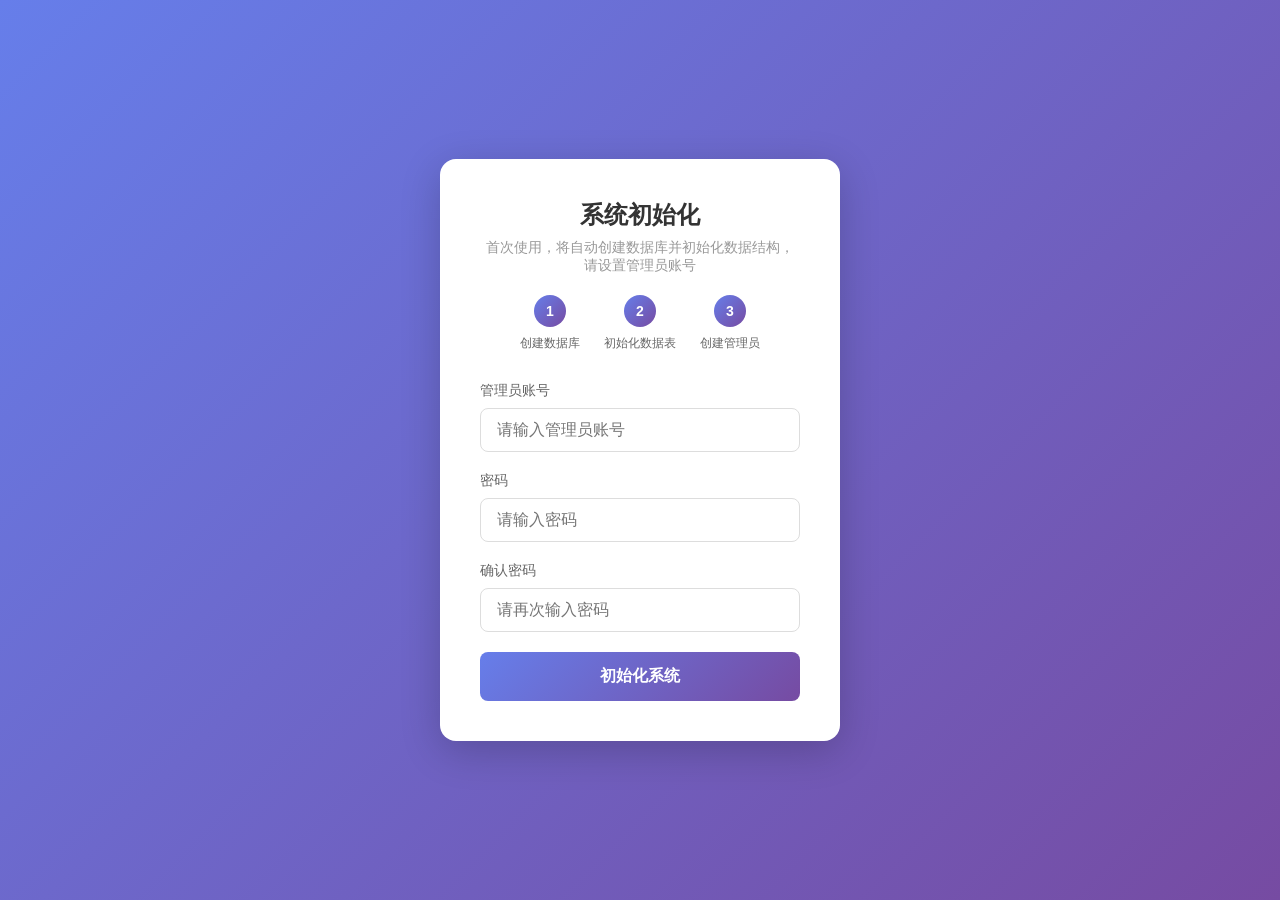
<file: templates/setup.html>
<!DOCTYPE html>
<html lang="zh-CN">
<head>
    <meta charset="UTF-8">
    <meta name="viewport" content="width=device-width, initial-scale=1.0">
    <title>系统初始化</title>
    <style>
        * {
            margin: 0;
            padding: 0;
            box-sizing: border-box;
        }

        body {
            font-family: -apple-system, BlinkMacSystemFont, 'Segoe UI', 'PingFang SC', 'Hiragino Sans GB', 'Microsoft YaHei', sans-serif;
            background: linear-gradient(135deg, #667eea 0%, #764ba2 100%);
            height: 100vh;
            display: flex;
            align-items: center;
            justify-content: center;
        }

        .setup-card {
            background: white;
            padding: 40px;
            border-radius: 16px;
            box-shadow: 0 10px 40px rgba(0, 0, 0, 0.2);
            width: 90%;
            max-width: 400px;
        }

        .setup-title {
            font-size: 24px;
            font-weight: 600;
            color: #333;
            text-align: center;
            margin-bottom: 8px;
        }

        .setup-desc {
            font-size: 14px;
            color: #999;
            text-align: center;
            margin-bottom: 20px;
        }

        .init-steps {
            display: flex;
            justify-content: center;
            gap: 24px;
            margin-bottom: 30px;
        }

        .step {
            display: flex;
            flex-direction: column;
            align-items: center;
            gap: 8px;
            font-size: 12px;
            color: #666;
        }

        .step-icon {
            width: 32px;
            height: 32px;
            border-radius: 50%;
            background: linear-gradient(135deg, #667eea 0%, #764ba2 100%);
            color: white;
            display: flex;
            align-items: center;
            justify-content: center;
            font-size: 14px;
            font-weight: 600;
        }

        .form-group {
            margin-bottom: 20px;
        }

        .form-group label {
            display: block;
            font-size: 14px;
            color: #666;
            margin-bottom: 8px;
        }

        .form-group input {
            width: 100%;
            padding: 12px 16px;
            border: 1px solid #ddd;
            border-radius: 8px;
            font-size: 16px;
            transition: border-color 0.3s;
        }

        .form-group input:focus {
            outline: none;
            border-color: #667eea;
        }

        .btn {
            width: 100%;
            padding: 14px;
            background: linear-gradient(135deg, #667eea 0%, #764ba2 100%);
            color: white;
            border: none;
            border-radius: 8px;
            font-size: 16px;
            font-weight: 600;
            cursor: pointer;
            transition: transform 0.2s, box-shadow 0.2s;
        }

        .btn:hover {
            transform: translateY(-2px);
            box-shadow: 0 4px 12px rgba(102, 126, 234, 0.4);
        }

        .btn:active {
            transform: translateY(0);
        }

        .error-message {
            color: #ff4d4f;
            font-size: 14px;
            margin-top: 10px;
            text-align: center;
            display: none;
        }

        .success-message {
            color: #07c160;
            font-size: 14px;
            margin-top: 10px;
            text-align: center;
            display: none;
        }
    </style>
</head>
<body>
    <div class="setup-card">
        <h1 class="setup-title">系统初始化</h1>
        <p class="setup-desc">首次使用，将自动创建数据库并初始化数据结构，请设置管理员账号</p>
        <div class="init-steps">
            <div class="step">
                <span class="step-icon">1</span>
                <span>创建数据库</span>
            </div>
            <div class="step">
                <span class="step-icon">2</span>
                <span>初始化数据表</span>
            </div>
            <div class="step">
                <span class="step-icon">3</span>
                <span>创建管理员</span>
            </div>
        </div>
        <form id="setupForm">
            <div class="form-group">
                <label for="username">管理员账号</label>
                <input type="text" id="username" placeholder="请输入管理员账号" required>
            </div>
            <div class="form-group">
                <label for="password">密码</label>
                <input type="password" id="password" placeholder="请输入密码" required>
            </div>
            <div class="form-group">
                <label for="confirmPassword">确认密码</label>
                <input type="password" id="confirmPassword" placeholder="请再次输入密码" required>
            </div>
            <button type="submit" class="btn" id="setupBtn">初始化系统</button>
            <div id="setupError" class="error-message"></div>
            <div id="setupSuccess" class="success-message"></div>
        </form>
    </div>

    <script>
        const form = document.getElementById('setupForm');
        const errorEl = document.getElementById('setupError');
        const successEl = document.getElementById('setupSuccess');

        function showError(message) {
            errorEl.textContent = message;
            errorEl.style.display = 'block';
            successEl.style.display = 'none';
        }

        function showSuccess(message) {
            successEl.textContent = message;
            successEl.style.display = 'block';
            errorEl.style.display = 'none';
        }

        form.addEventListener('submit', async (e) => {
            e.preventDefault();
            const username = document.getElementById('username').value.trim();
            const password = document.getElementById('password').value;
            const confirmPassword = document.getElementById('confirmPassword').value;

            if (!username || !password || !confirmPassword) {
                showError('请填写完整信息');
                return;
            }

            if (password !== confirmPassword) {
                showError('两次密码输入不一致');
                return;
            }

            if (password.length < 6) {
                showError('密码长度不能少于6位');
                return;
            }

            try {
                const response = await fetch('/setup', {
                    method: 'POST',
                    headers: { 'Content-Type': 'application/json' },
                    body: JSON.stringify({ username, password })
                });

                const data = await response.json();
                if (data.success) {
                    showSuccess('初始化成功，即将跳转到管理后台...');
                    setTimeout(() => {
                        window.location.href = '/admin';
                    }, 1500);
                } else {
                    showError(data.error);
                }
            } catch (error) {
                showError('创建失败，请稍后重试');
            }
        });
    </script>
</body>
</html>
</file>
